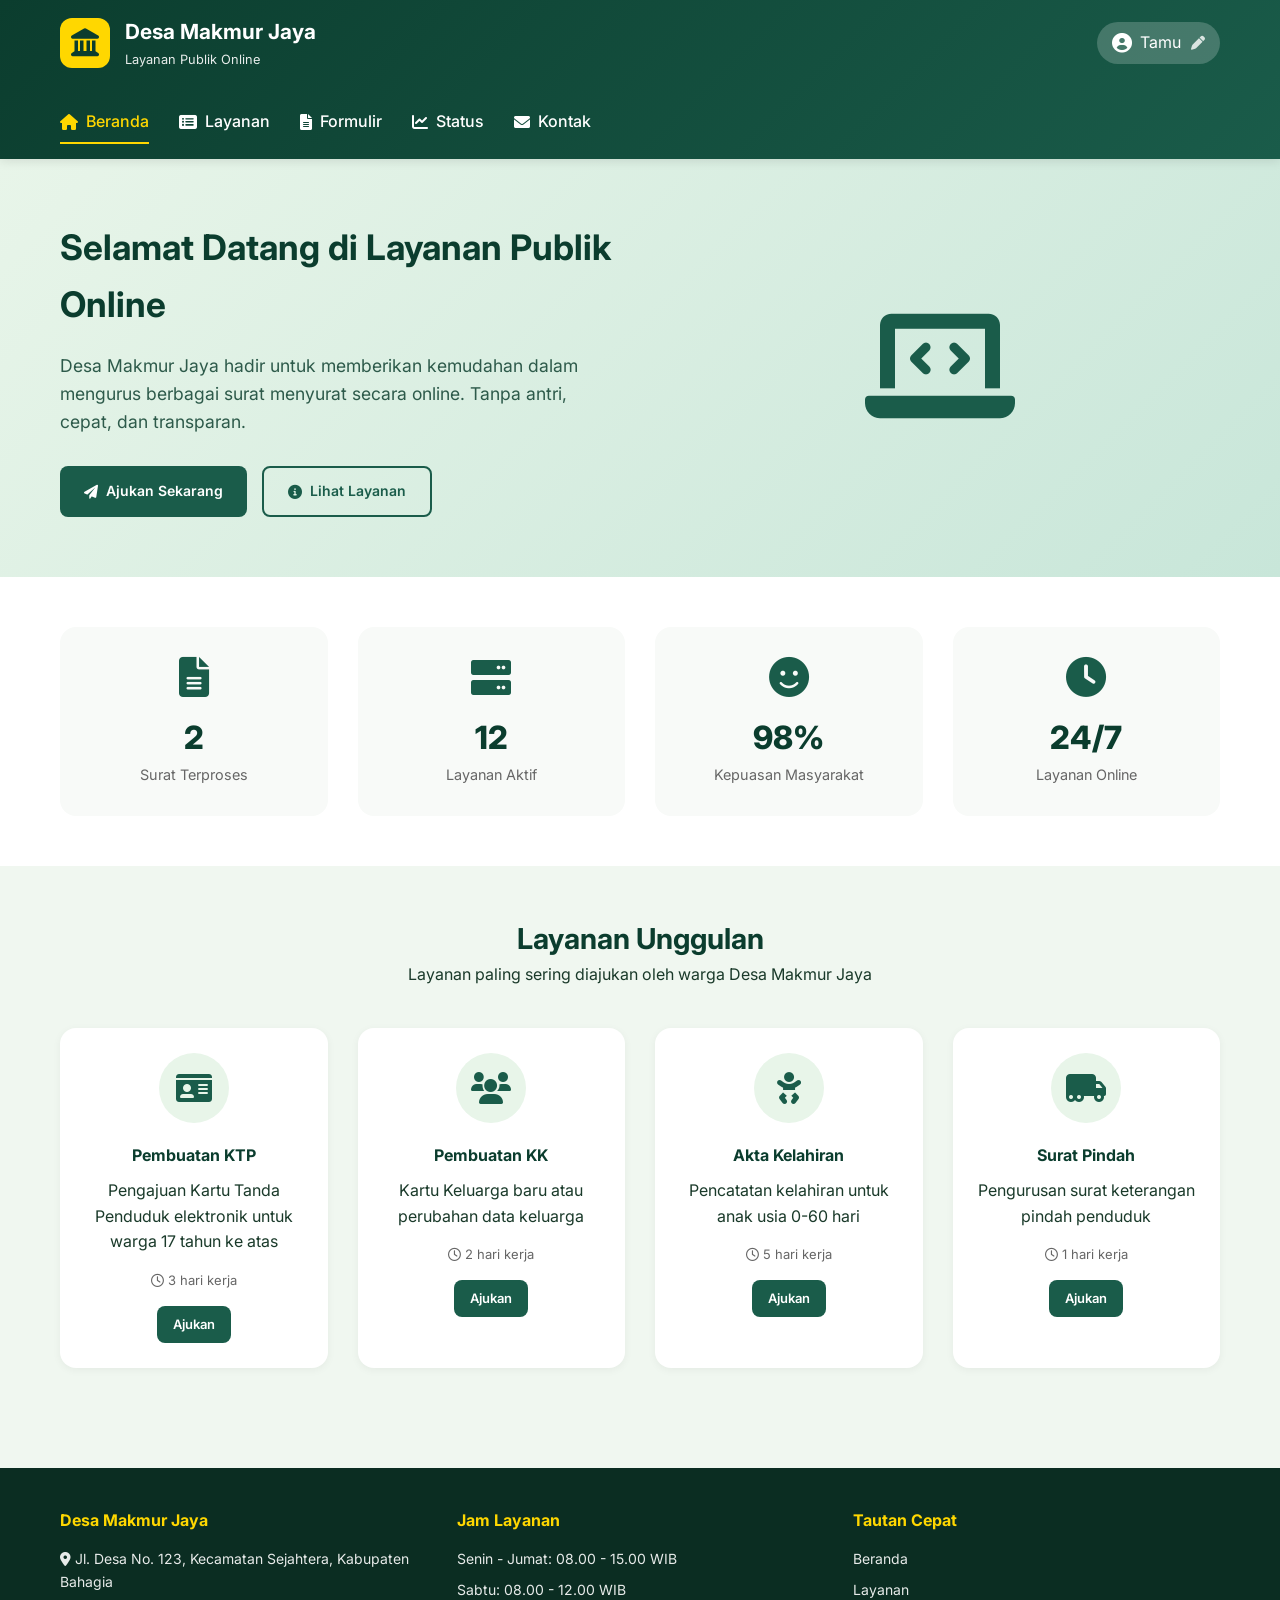
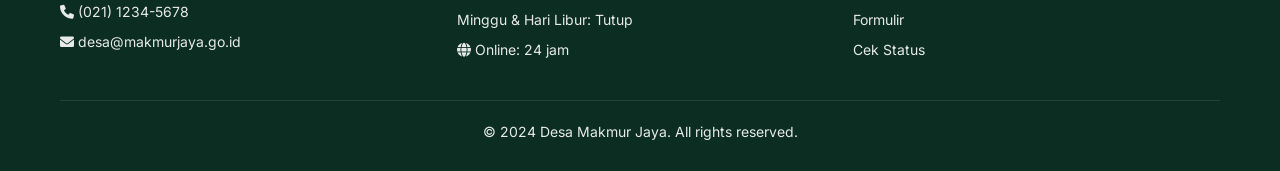
<file: index.html>
<!DOCTYPE html>
<html lang="id">
<head>
    <meta charset="UTF-8">
    <meta name="viewport" content="width=device-width, initial-scale=1.0, user-scalable=yes">
    <title>Desa Makmur Jaya - Layanan Publik Online</title>
    <link rel="stylesheet" href="style.css">
    <link href="https://fonts.googleapis.com/css2?family=Inter:wght@300;400;500;600;700;800&display=swap" rel="stylesheet">
    <link rel="stylesheet" href="https://cdnjs.cloudflare.com/ajax/libs/font-awesome/6.0.0-beta3/css/all.min.css">
</head>
<body>
    <div class="app-container">
        <!-- Header -->
        <header class="header">
            <div class="container">
                <div class="header-wrapper">
                    <div class="logo-area">
                        <div class="logo-icon">
                            <i class="fas fa-landmark"></i>
                        </div>
                        <div class="logo-text">
                            <h1>Desa Makmur Jaya</h1>
                            <p>Layanan Publik Online</p>
                        </div>
                    </div>
                    
                    <!-- User Area -->
                    <div class="user-area" id="userArea">
                        <div class="user-greeting">
                            <i class="fas fa-user-circle"></i>
                            <span id="userNameDisplay">Tamu</span>
                        </div>
                        <button class="btn-user-edit" id="editUserNameBtn">
                            <i class="fas fa-pen"></i>
                        </button>
                    </div>
                    
                    <!-- Mobile Menu Toggle -->
                    <button class="mobile-menu-toggle" id="mobileMenuToggle">
                        <i class="fas fa-bars"></i>
                    </button>
                </div>
                
                <!-- Navigation -->
                <nav class="nav-menu" id="navMenu">
                    <ul>
                        <li><a href="index.html" class="active"><i class="fas fa-home"></i> Beranda</a></li>
                        <li><a href="layanan.html"><i class="fas fa-list-alt"></i> Layanan</a></li>
                        <li><a href="formulir.html"><i class="fas fa-file-alt"></i> Formulir</a></li>
                        <li><a href="status.html"><i class="fas fa-chart-line"></i> Status</a></li>
                        <li><a href="kontak.html"><i class="fas fa-envelope"></i> Kontak</a></li>
                    </ul>
                </nav>
            </div>
        </header>
        
        <main>
            <!-- Hero Section -->
            <section class="hero">
                <div class="container">
                    <div class="hero-content">
                        <h2>Selamat Datang di Layanan Publik Online</h2>
                        <p>Desa Makmur Jaya hadir untuk memberikan kemudahan dalam mengurus berbagai surat menyurat secara online. Tanpa antri, cepat, dan transparan.</p>
                        <div class="hero-buttons">
                            <a href="formulir.html" class="btn btn-primary"><i class="fas fa-paper-plane"></i> Ajukan Sekarang</a>
                            <a href="layanan.html" class="btn btn-outline"><i class="fas fa-info-circle"></i> Lihat Layanan</a>
                        </div>
                    </div>
                    <div class="hero-image">
                        <i class="fas fa-laptop-code"></i>
                    </div>
                </div>
            </section>
            
            <!-- Statistics Section -->
            <section class="statistics">
                <div class="container">
                    <div class="stats-grid" id="statsGrid">
                        <div class="stat-card">
                            <i class="fas fa-file-alt"></i>
                            <div class="stat-number" id="totalPengajuan">0</div>
                            <div class="stat-label">Surat Terproses</div>
                        </div>
                        <div class="stat-card">
                            <i class="fas fa-server"></i>
                            <div class="stat-number">12</div>
                            <div class="stat-label">Layanan Aktif</div>
                        </div>
                        <div class="stat-card">
                            <i class="fas fa-smile"></i>
                            <div class="stat-number">98%</div>
                            <div class="stat-label">Kepuasan Masyarakat</div>
                        </div>
                        <div class="stat-card">
                            <i class="fas fa-clock"></i>
                            <div class="stat-number">24/7</div>
                            <div class="stat-label">Layanan Online</div>
                        </div>
                    </div>
                </div>
            </section>
            
            <!-- Featured Services -->
            <section class="featured-services">
                <div class="container">
                    <div class="section-header">
                        <h3>Layanan Unggulan</h3>
                        <p>Layanan paling sering diajukan oleh warga Desa Makmur Jaya</p>
                    </div>
                    <div class="services-grid">
                        <div class="service-card">
                            <div class="service-icon">
                                <i class="fas fa-id-card"></i>
                            </div>
                            <h4>Pembuatan KTP</h4>
                            <p>Pengajuan Kartu Tanda Penduduk elektronik untuk warga 17 tahun ke atas</p>
                            <div class="service-meta">
                                <span><i class="far fa-clock"></i> 3 hari kerja</span>
                            </div>
                            <a href="formulir.html?jenis=KTP" class="btn btn-sm btn-primary">Ajukan</a>
                        </div>
                        <div class="service-card">
                            <div class="service-icon">
                                <i class="fas fa-users"></i>
                            </div>
                            <h4>Pembuatan KK</h4>
                            <p>Kartu Keluarga baru atau perubahan data keluarga</p>
                            <div class="service-meta">
                                <span><i class="far fa-clock"></i> 2 hari kerja</span>
                            </div>
                            <a href="formulir.html?jenis=KK" class="btn btn-sm btn-primary">Ajukan</a>
                        </div>
                        <div class="service-card">
                            <div class="service-icon">
                                <i class="fas fa-baby"></i>
                            </div>
                            <h4>Akta Kelahiran</h4>
                            <p>Pencatatan kelahiran untuk anak usia 0-60 hari</p>
                            <div class="service-meta">
                                <span><i class="far fa-clock"></i> 5 hari kerja</span>
                            </div>
                            <a href="formulir.html?jenis=Akta Kelahiran" class="btn btn-sm btn-primary">Ajukan</a>
                        </div>
                        <div class="service-card">
                            <div class="service-icon">
                                <i class="fas fa-truck-moving"></i>
                            </div>
                            <h4>Surat Pindah</h4>
                            <p>Pengurusan surat keterangan pindah penduduk</p>
                            <div class="service-meta">
                                <span><i class="far fa-clock"></i> 1 hari kerja</span>
                            </div>
                            <a href="formulir.html?jenis=Surat Pindah" class="btn btn-sm btn-primary">Ajukan</a>
                        </div>
                    </div>
                </div>
            </section>
        </main>
        
        <!-- Footer -->
        <footer class="footer">
            <div class="container">
                <div class="footer-content">
                    <div class="footer-info">
                        <h4>Desa Makmur Jaya</h4>
                        <p><i class="fas fa-map-marker-alt"></i> Jl. Desa No. 123, Kecamatan Sejahtera, Kabupaten Bahagia</p>
                        <p><i class="fas fa-phone"></i> (021) 1234-5678</p>
                        <p><i class="fas fa-envelope"></i> desa@makmurjaya.go.id</p>
                    </div>
                    <div class="footer-hours">
                        <h4>Jam Layanan</h4>
                        <p>Senin - Jumat: 08.00 - 15.00 WIB</p>
                        <p>Sabtu: 08.00 - 12.00 WIB</p>
                        <p>Minggu & Hari Libur: Tutup</p>
                        <p class="online-note"><i class="fas fa-globe"></i> Online: 24 jam</p>
                    </div>
                    <div class="footer-links">
                        <h4>Tautan Cepat</h4>
                        <ul>
                            <li><a href="index.html">Beranda</a></li>
                            <li><a href="layanan.html">Layanan</a></li>
                            <li><a href="formulir.html">Formulir</a></li>
                            <li><a href="status.html">Cek Status</a></li>
                        </ul>
                    </div>
                </div>
                <div class="footer-bottom">
                    <p>&copy; 2024 Desa Makmur Jaya. All rights reserved.</p>
                </div>
            </div>
        </footer>
    </div>
    
    <!-- Modal for User Name Input -->
    <div class="modal" id="userNameModal">
        <div class="modal-content">
            <div class="modal-header">
                <h3>Masukkan Nama Anda</h3>
                <button class="modal-close">&times;</button>
            </div>
            <div class="modal-body">
                <input type="text" id="userNameInput" placeholder="Nama lengkap" maxlength="50">
            </div>
            <div class="modal-footer">
                <button class="btn btn-primary" id="saveUserNameBtn">Simpan</button>
            </div>
        </div>
    </div>
    
    <!-- Toast Notification -->
    <div id="toast" class="toast"></div>
    
    <script src="script.js"></script>
</body>
</html>
</file>
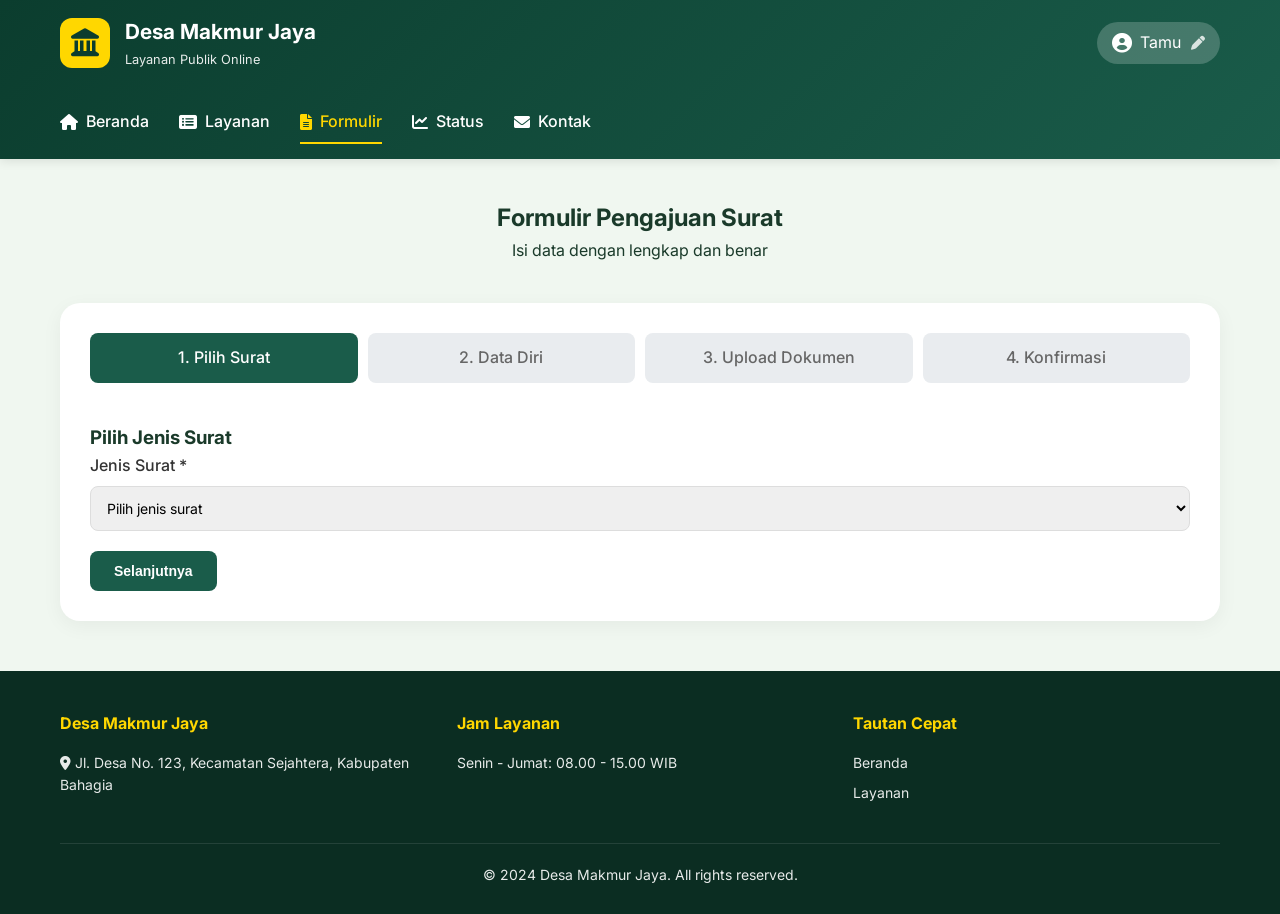
<file: formulir.html>
<!DOCTYPE html>
<html lang="id">
<head>
    <meta charset="UTF-8">
    <meta name="viewport" content="width=device-width, initial-scale=1.0, user-scalable=yes">
    <title>Formulir Pengajuan - Desa Makmur Jaya</title>
    <link rel="stylesheet" href="style.css">
    <link href="https://fonts.googleapis.com/css2?family=Inter:wght@300;400;500;600;700;800&display=swap" rel="stylesheet">
    <link rel="stylesheet" href="https://cdnjs.cloudflare.com/ajax/libs/font-awesome/6.0.0-beta3/css/all.min.css">
</head>
<body>
    <div class="app-container">
        <header class="header">
            <div class="container">
                <div class="header-wrapper">
                    <div class="logo-area">
                        <div class="logo-icon"><i class="fas fa-landmark"></i></div>
                        <div class="logo-text">
                            <h1>Desa Makmur Jaya</h1>
                            <p>Layanan Publik Online</p>
                        </div>
                    </div>
                    <div class="user-area">
                        <div class="user-greeting"><i class="fas fa-user-circle"></i><span id="userNameDisplay">Tamu</span></div>
                        <button class="btn-user-edit" id="editUserNameBtn"><i class="fas fa-pen"></i></button>
                    </div>
                    <button class="mobile-menu-toggle" id="mobileMenuToggle"><i class="fas fa-bars"></i></button>
                </div>
                <nav class="nav-menu" id="navMenu">
                    <ul>
                        <li><a href="index.html"><i class="fas fa-home"></i> Beranda</a></li>
                        <li><a href="layanan.html"><i class="fas fa-list-alt"></i> Layanan</a></li>
                        <li><a href="formulir.html" class="active"><i class="fas fa-file-alt"></i> Formulir</a></li>
                        <li><a href="status.html"><i class="fas fa-chart-line"></i> Status</a></li>
                        <li><a href="kontak.html"><i class="fas fa-envelope"></i> Kontak</a></li>
                    </ul>
                </nav>
            </div>
        </header>
        
        <main>
            <div class="container">
                <div class="page-header">
                    <h2>Formulir Pengajuan Surat</h2>
                    <p>Isi data dengan lengkap dan benar</p>
                </div>
                
                <!-- Multi-step Form -->
                <div class="form-container">
                    <div class="step-indicator">
                        <div class="step active" data-step="1">1. Pilih Surat</div>
                        <div class="step" data-step="2">2. Data Diri</div>
                        <div class="step" data-step="3">3. Upload Dokumen</div>
                        <div class="step" data-step="4">4. Konfirmasi</div>
                    </div>
                    
                    <form id="pengajuanForm">
                        <!-- Step 1 -->
                        <div class="form-step" id="step1">
                            <h3>Pilih Jenis Surat</h3>
                            <div class="form-group">
                                <label>Jenis Surat *</label>
                                <select id="jenisSurat" required>
                                    <option value="">Pilih jenis surat</option>
                                    <option value="KTP">KTP (Kartu Tanda Penduduk)</option>
                                    <option value="KK">KK (Kartu Keluarga)</option>
                                    <option value="Akta Kelahiran">Akta Kelahiran</option>
                                    <option value="Surat Kematian">Surat Kematian</option>
                                    <option value="Surat Pindah">Surat Pindah</option>
                                    <option value="Surat Domisili">Surat Domisili</option>
                                    <option value="Surat Keterangan Tidak Mampu">Surat Keterangan Tidak Mampu</option>
                                    <option value="Surat Pengantar RT/RW">Surat Pengantar RT/RW</option>
                                </select>
                                <span class="error-message" id="errorJenisSurat"></span>
                            </div>
                            <button type="button" class="btn btn-primary next-step">Selanjutnya</button>
                        </div>
                        
                        <!-- Step 2 -->
                        <div class="form-step" id="step2" style="display:none;">
                            <h3>Data Diri Pemohon</h3>
                            <div class="form-row">
                                <div class="form-group">
                                    <label>NIK (16 digit) *</label>
                                    <input type="text" id="nik" maxlength="16" placeholder="3273000000000000">
                                    <span class="error-message" id="errorNik"></span>
                                </div>
                                <div class="form-group">
                                    <label>Nama Lengkap *</label>
                                    <input type="text" id="namaLengkap" placeholder="Nama sesuai KTP">
                                    <span class="error-message" id="errorNama"></span>
                                </div>
                            </div>
                            <div class="form-row">
                                <div class="form-group">
                                    <label>Tempat Lahir *</label>
                                    <input type="text" id="tempatLahir" placeholder="Contoh: Jakarta">
                                    <span class="error-message" id="errorTempatLahir"></span>
                                </div>
                                <div class="form-group">
                                    <label>Tanggal Lahir *</label>
                                    <input type="date" id="tanggalLahir">
                                    <span class="error-message" id="errorTanggalLahir"></span>
                                </div>
                            </div>
                            <div class="form-row">
                                <div class="form-group">
                                    <label>Jenis Kelamin *</label>
                                    <select id="jenisKelamin">
                                        <option value="">Pilih</option>
                                        <option value="Laki-laki">Laki-laki</option>
                                        <option value="Perempuan">Perempuan</option>
                                    </select>
                                    <span class="error-message" id="errorJenisKelamin"></span>
                                </div>
                                <div class="form-group">
                                    <label>RT/RW *</label>
                                    <input type="text" id="rtRw" placeholder="Contoh: 001/002">
                                    <span class="error-message" id="errorRtRw"></span>
                                </div>
                            </div>
                            <div class="form-group">
                                <label>Alamat Lengkap *</label>
                                <textarea id="alamat" rows="2" placeholder="Alamat lengkap sesuai KTP"></textarea>
                                <span class="error-message" id="errorAlamat"></span>
                            </div>
                            <div class="form-row">
                                <div class="form-group">
                                    <label>Nomor HP *</label>
                                    <input type="tel" id="noHp" placeholder="081234567890">
                                    <span class="error-message" id="ErrorNoHp"></span>
                                </div>
                                <div class="form-group">
                                    <label>Email (Opsional)</label>
                                    <input type="email" id="email" placeholder="email@contoh.com">
                                </div>
                            </div>
                            <div class="form-buttons">
                                <button type="button" class="btn btn-outline prev-step">Kembali</button>
                                <button type="button" class="btn btn-primary next-step">Selanjutnya</button>
                            </div>
                        </div>
                        
                        <!-- Step 3 -->
                        <div class="form-step" id="step3" style="display:none;">
                            <h3>Upload Dokumen Pendukung</h3>
                            <div class="upload-area" id="uploadArea">
                                <i class="fas fa-cloud-upload-alt"></i>
                                <p>Klik atau seret file ke sini</p>
                                <input type="file" id="fileUpload" accept=".jpg,.jpeg,.png,.pdf" style="display:none;">
                                <button type="button" class="btn btn-outline btn-sm" id="uploadBtn">Pilih File</button>
                            </div>
                            <div id="uploadedFiles"></div>
                            <div class="form-buttons">
                                <button type="button" class="btn btn-outline prev-step">Kembali</button>
                                <button type="button" class="btn btn-primary next-step">Selanjutnya</button>
                            </div>
                        </div>
                        
                        <!-- Step 4 -->
                        <div class="form-step" id="step4" style="display:none;">
                            <h3>Konfirmasi Data</h3>
                            <div class="summary-card" id="summaryData"></div>
                            <div class="form-buttons">
                                <button type="button" class="btn btn-outline prev-step">Kembali</button>
                                <button type="submit" class="btn btn-primary" id="submitBtn">Kirim Pengajuan</button>
                                <button type="button" class="btn btn-secondary" id="saveDraftBtn">Simpan Sementara</button>
                            </div>
                        </div>
                    </form>
                </div>
            </div>
        </main>
        
        <footer class="footer">
            <div class="container">
                <div class="footer-content">
                    <div class="footer-info">
                        <h4>Desa Makmur Jaya</h4>
                        <p><i class="fas fa-map-marker-alt"></i> Jl. Desa No. 123, Kecamatan Sejahtera, Kabupaten Bahagia</p>
                    </div>
                    <div class="footer-hours">
                        <h4>Jam Layanan</h4>
                        <p>Senin - Jumat: 08.00 - 15.00 WIB</p>
                    </div>
                    <div class="footer-links">
                        <h4>Tautan Cepat</h4>
                        <ul><li><a href="index.html">Beranda</a></li><li><a href="layanan.html">Layanan</a></li></ul>
                    </div>
                </div>
                <div class="footer-bottom"><p>&copy; 2024 Desa Makmur Jaya. All rights reserved.</p></div>
            </div>
        </footer>
    </div>
    
    <!-- Loading Spinner -->
    <div class="loading-overlay" id="loadingOverlay" style="display:none;">
        <div class="spinner"></div>
        <p>Memproses...</p>
    </div>
    
    <div class="modal" id="userNameModal">
        <div class="modal-content">
            <div class="modal-header"><h3>Masukkan Nama Anda</h3><button class="modal-close">&times;</button></div>
            <div class="modal-body"><input type="text" id="userNameInput" placeholder="Nama lengkap"></div>
            <div class="modal-footer"><button class="btn btn-primary" id="saveUserNameBtn">Simpan</button></div>
        </div>
    </div>
    <div id="toast" class="toast"></div>
    <script src="script.js"></script>
</body>
</html>
</file>
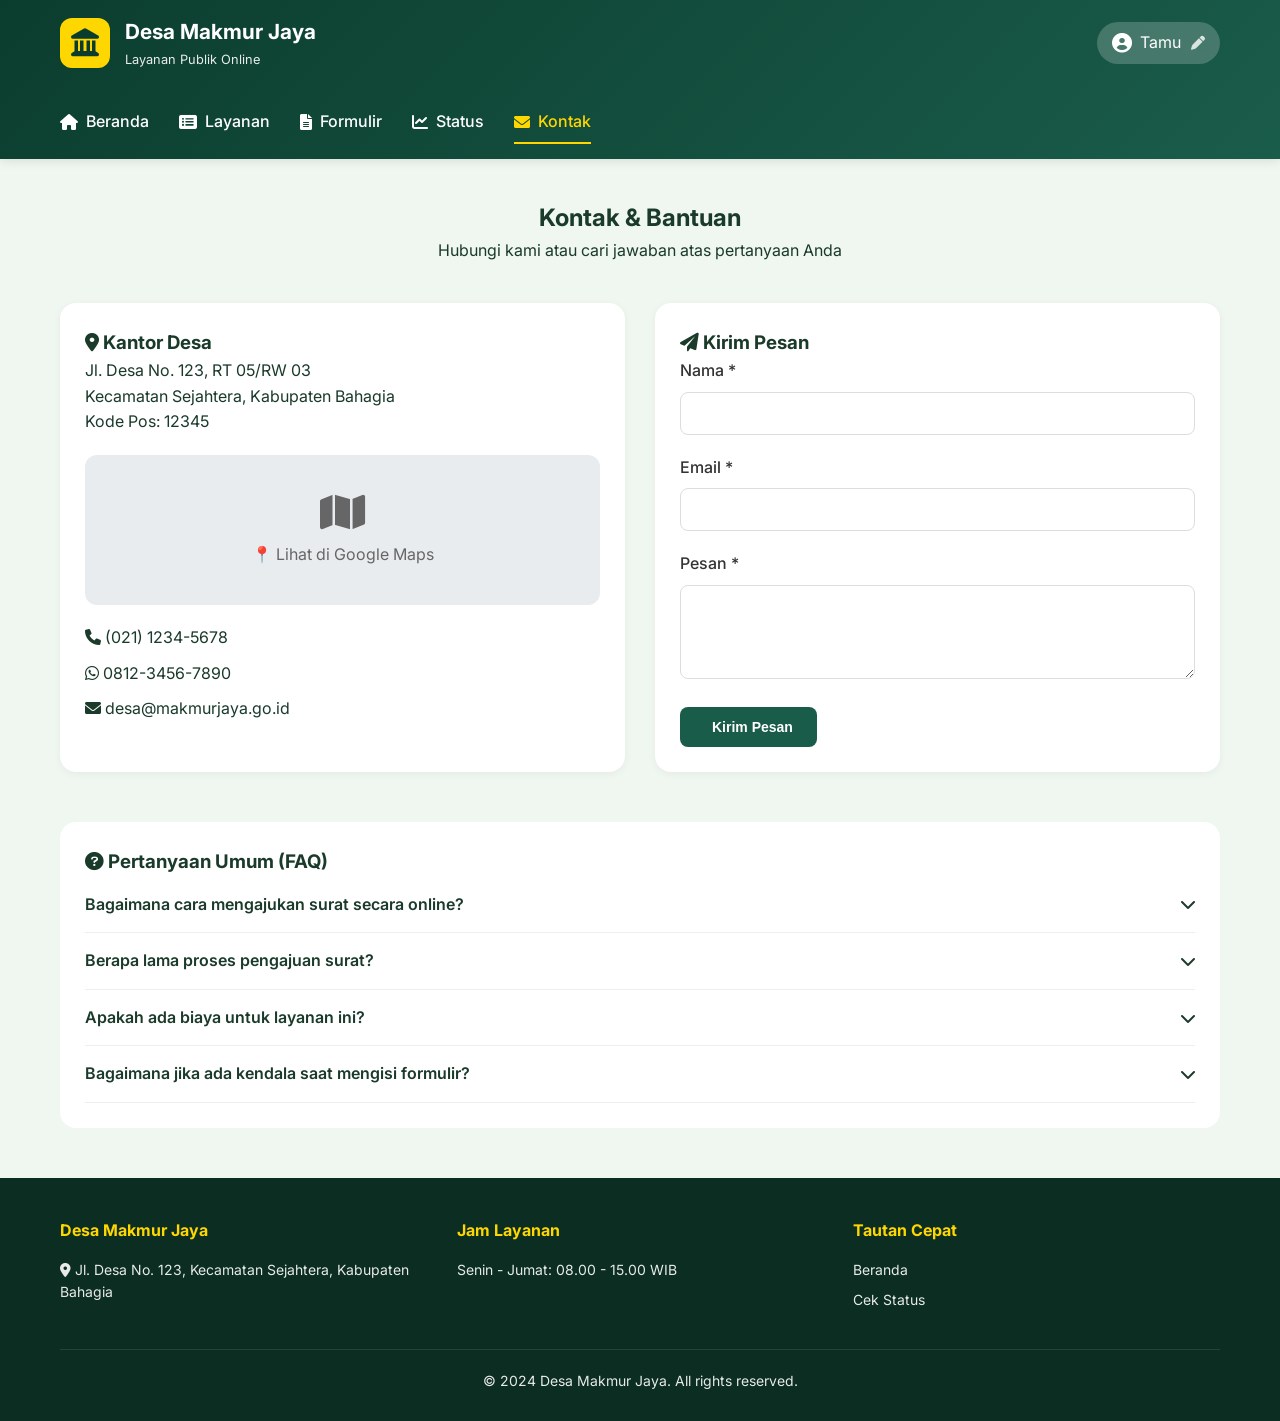
<file: kontak.html>
<!DOCTYPE html>
<html lang="id">
<head>
    <meta charset="UTF-8">
    <meta name="viewport" content="width=device-width, initial-scale=1.0, user-scalable=yes">
    <title>Kontak & Bantuan - Desa Makmur Jaya</title>
    <link rel="stylesheet" href="style.css">
    <link href="https://fonts.googleapis.com/css2?family=Inter:wght@300;400;500;600;700;800&display=swap" rel="stylesheet">
    <link rel="stylesheet" href="https://cdnjs.cloudflare.com/ajax/libs/font-awesome/6.0.0-beta3/css/all.min.css">
</head>
<body>
    <div class="app-container">
        <header class="header">
            <div class="container">
                <div class="header-wrapper">
                    <div class="logo-area">
                        <div class="logo-icon"><i class="fas fa-landmark"></i></div>
                        <div class="logo-text">
                            <h1>Desa Makmur Jaya</h1>
                            <p>Layanan Publik Online</p>
                        </div>
                    </div>
                    <div class="user-area">
                        <div class="user-greeting"><i class="fas fa-user-circle"></i><span id="userNameDisplay">Tamu</span></div>
                        <button class="btn-user-edit" id="editUserNameBtn"><i class="fas fa-pen"></i></button>
                    </div>
                    <button class="mobile-menu-toggle" id="mobileMenuToggle"><i class="fas fa-bars"></i></button>
                </div>
                <nav class="nav-menu" id="navMenu">
                    <ul>
                        <li><a href="index.html"><i class="fas fa-home"></i> Beranda</a></li>
                        <li><a href="layanan.html"><i class="fas fa-list-alt"></i> Layanan</a></li>
                        <li><a href="formulir.html"><i class="fas fa-file-alt"></i> Formulir</a></li>
                        <li><a href="status.html"><i class="fas fa-chart-line"></i> Status</a></li>
                        <li><a href="kontak.html" class="active"><i class="fas fa-envelope"></i> Kontak</a></li>
                    </ul>
                </nav>
            </div>
        </header>
        
        <main>
            <div class="container">
                <div class="page-header">
                    <h2>Kontak & Bantuan</h2>
                    <p>Hubungi kami atau cari jawaban atas pertanyaan Anda</p>
                </div>
                
                <div class="contact-grid">
                    <!-- Contact Info -->
                    <div class="contact-info-card">
                        <h3><i class="fas fa-map-marker-alt"></i> Kantor Desa</h3>
                        <p>Jl. Desa No. 123, RT 05/RW 03<br>Kecamatan Sejahtera, Kabupaten Bahagia<br>Kode Pos: 12345</p>
                        
                        <div class="map-placeholder">
                            <i class="fas fa-map"></i>
                            <p>📍 Lihat di Google Maps</p>
                        </div>
                        
                        <div class="contact-details">
                            <p><i class="fas fa-phone"></i> (021) 1234-5678</p>
                            <p><i class="fab fa-whatsapp"></i> 0812-3456-7890</p>
                            <p><i class="fas fa-envelope"></i> desa@makmurjaya.go.id</p>
                        </div>
                    </div>
                    
                    <!-- Contact Form -->
                    <div class="contact-form-card">
                        <h3><i class="fas fa-paper-plane"></i> Kirim Pesan</h3>
                        <form id="contactForm">
                            <div class="form-group">
                                <label>Nama *</label>
                                <input type="text" id="contactName" required>
                            </div>
                            <div class="form-group">
                                <label>Email *</label>
                                <input type="email" id="contactEmail" required>
                            </div>
                            <div class="form-group">
                                <label>Pesan *</label>
                                <textarea id="contactMessage" rows="4" required></textarea>
                            </div>
                            <button type="submit" class="btn btn-primary"><i class="fas fa-send"></i> Kirim Pesan</button>
                        </form>
                    </div>
                </div>
                
                <!-- FAQ Section -->
                <div class="faq-section">
                    <h3><i class="fas fa-question-circle"></i> Pertanyaan Umum (FAQ)</h3>
                    <div class="faq-list">
                        <div class="faq-item">
                            <div class="faq-question">
                                <span>Bagaimana cara mengajukan surat secara online?</span>
                                <i class="fas fa-chevron-down"></i>
                            </div>
                            <div class="faq-answer">
                                <p>Klik menu "Formulir", pilih jenis surat, isi data diri lengkap, upload dokumen pendukung, lalu kirim. Anda akan mendapatkan nomor pengajuan untuk cek status.</p>
                            </div>
                        </div>
                        <div class="faq-item">
                            <div class="faq-question">
                                <span>Berapa lama proses pengajuan surat?</span>
                                <i class="fas fa-chevron-down"></i>
                            </div>
                            <div class="faq-answer">
                                <p>Rata-rata 1-5 hari kerja tergantung jenis surat. Cek status secara berkala melalui menu "Status".</p>
                            </div>
                        </div>
                        <div class="faq-item">
                            <div class="faq-question">
                                <span>Apakah ada biaya untuk layanan ini?</span>
                                <i class="fas fa-chevron-down"></i>
                            </div>
                            <div class="faq-answer">
                                <p>Semua layanan publik di Desa Makmur Jaya GRATIS. Tidak dipungut biaya apapun.</p>
                            </div>
                        </div>
                        <div class="faq-item">
                            <div class="faq-question">
                                <span>Bagaimana jika ada kendala saat mengisi formulir?</span>
                                <i class="fas fa-chevron-down"></i>
                            </div>
                            <div class="faq-answer">
                                <p>Silakan hubungi nomor WhatsApp atau email desa, atau datang langsung ke kantor desa pada jam kerja.</p>
                            </div>
                        </div>
                    </div>
                </div>
            </div>
        </main>
        
        <footer class="footer">
            <div class="container">
                <div class="footer-content">
                    <div class="footer-info">
                        <h4>Desa Makmur Jaya</h4>
                        <p><i class="fas fa-map-marker-alt"></i> Jl. Desa No. 123, Kecamatan Sejahtera, Kabupaten Bahagia</p>
                    </div>
                    <div class="footer-hours">
                        <h4>Jam Layanan</h4>
                        <p>Senin - Jumat: 08.00 - 15.00 WIB</p>
                    </div>
                    <div class="footer-links">
                        <h4>Tautan Cepat</h4>
                        <ul><li><a href="index.html">Beranda</a></li><li><a href="status.html">Cek Status</a></li></ul>
                    </div>
                </div>
                <div class="footer-bottom"><p>&copy; 2024 Desa Makmur Jaya. All rights reserved.</p></div>
            </div>
        </footer>
    </div>
    
    <div class="modal" id="userNameModal">
        <div class="modal-content">
            <div class="modal-header"><h3>Masukkan Nama Anda</h3><button class="modal-close">&times;</button></div>
            <div class="modal-body"><input type="text" id="userNameInput" placeholder="Nama lengkap"></div>
            <div class="modal-footer"><button class="btn btn-primary" id="saveUserNameBtn">Simpan</button></div>
        </div>
    </div>
    <div id="toast" class="toast"></div>
    <script src="script.js"></script>
</body>
</html>
</file>
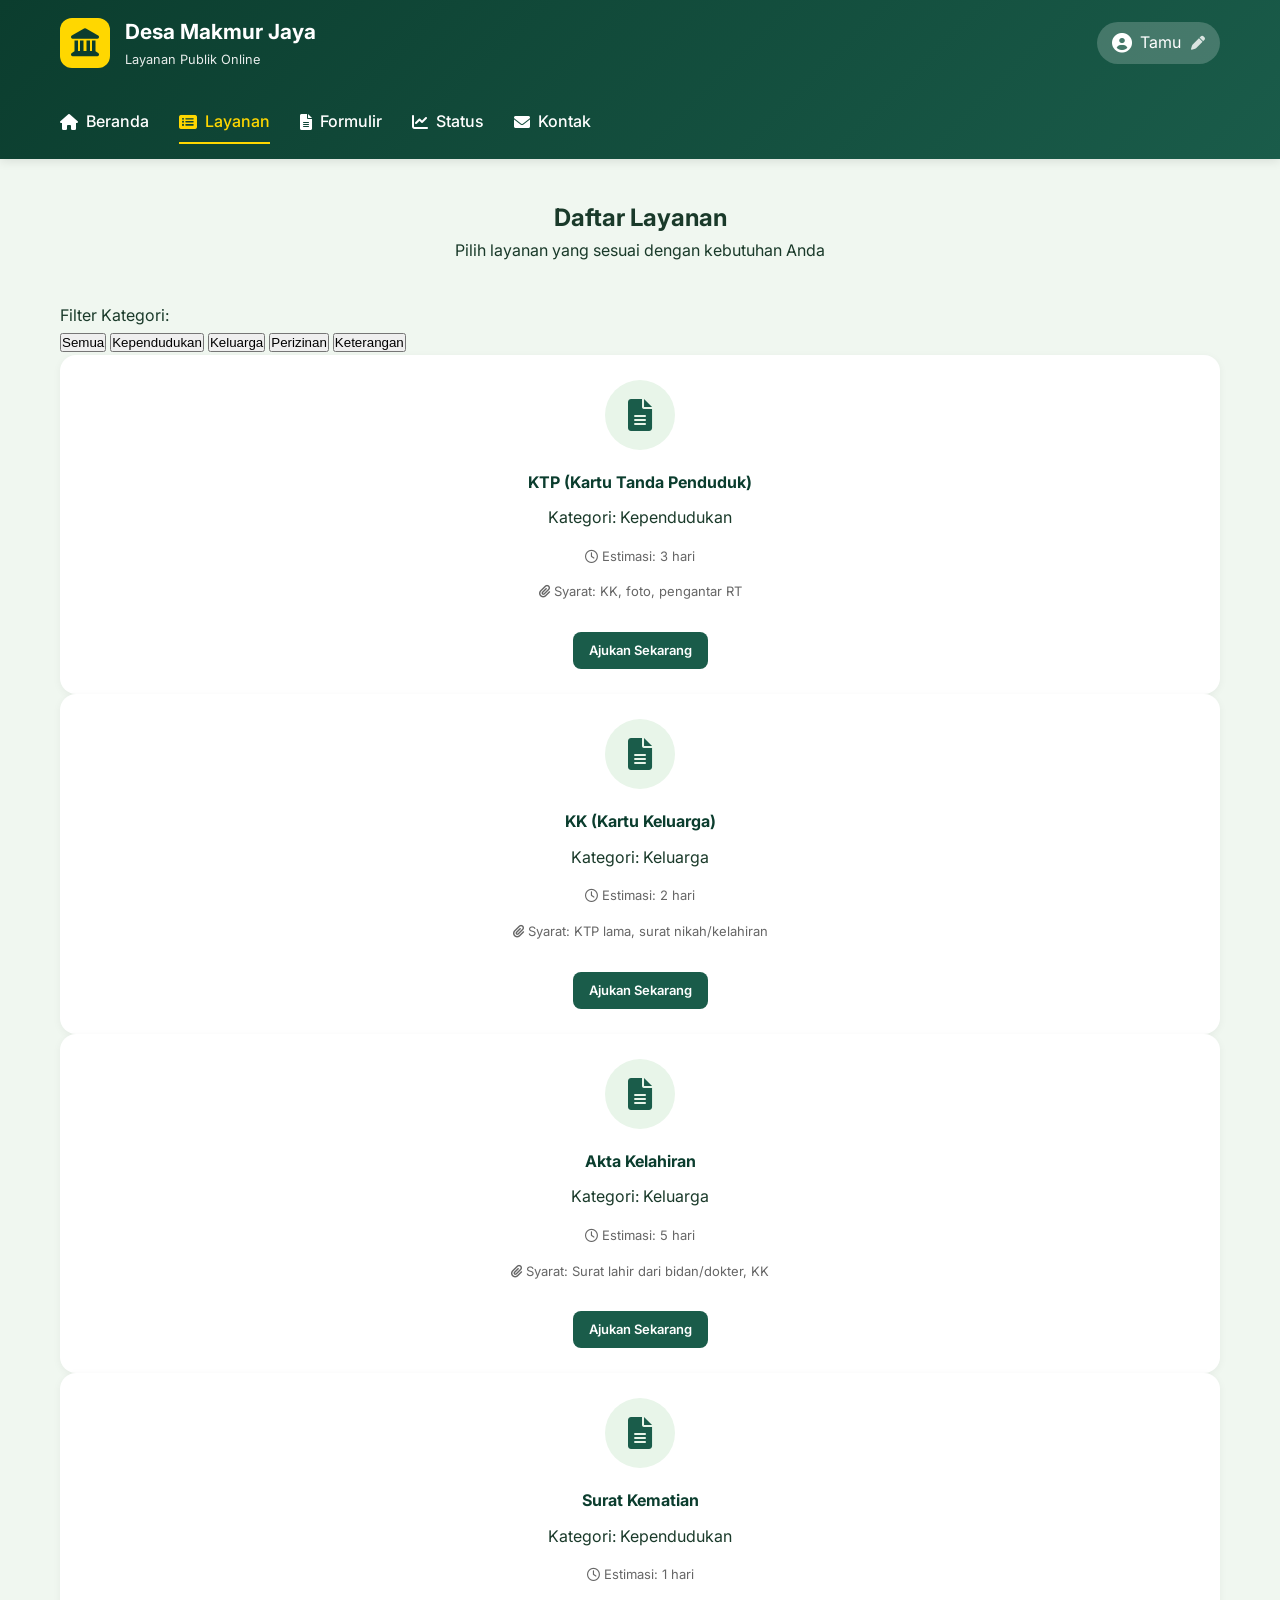
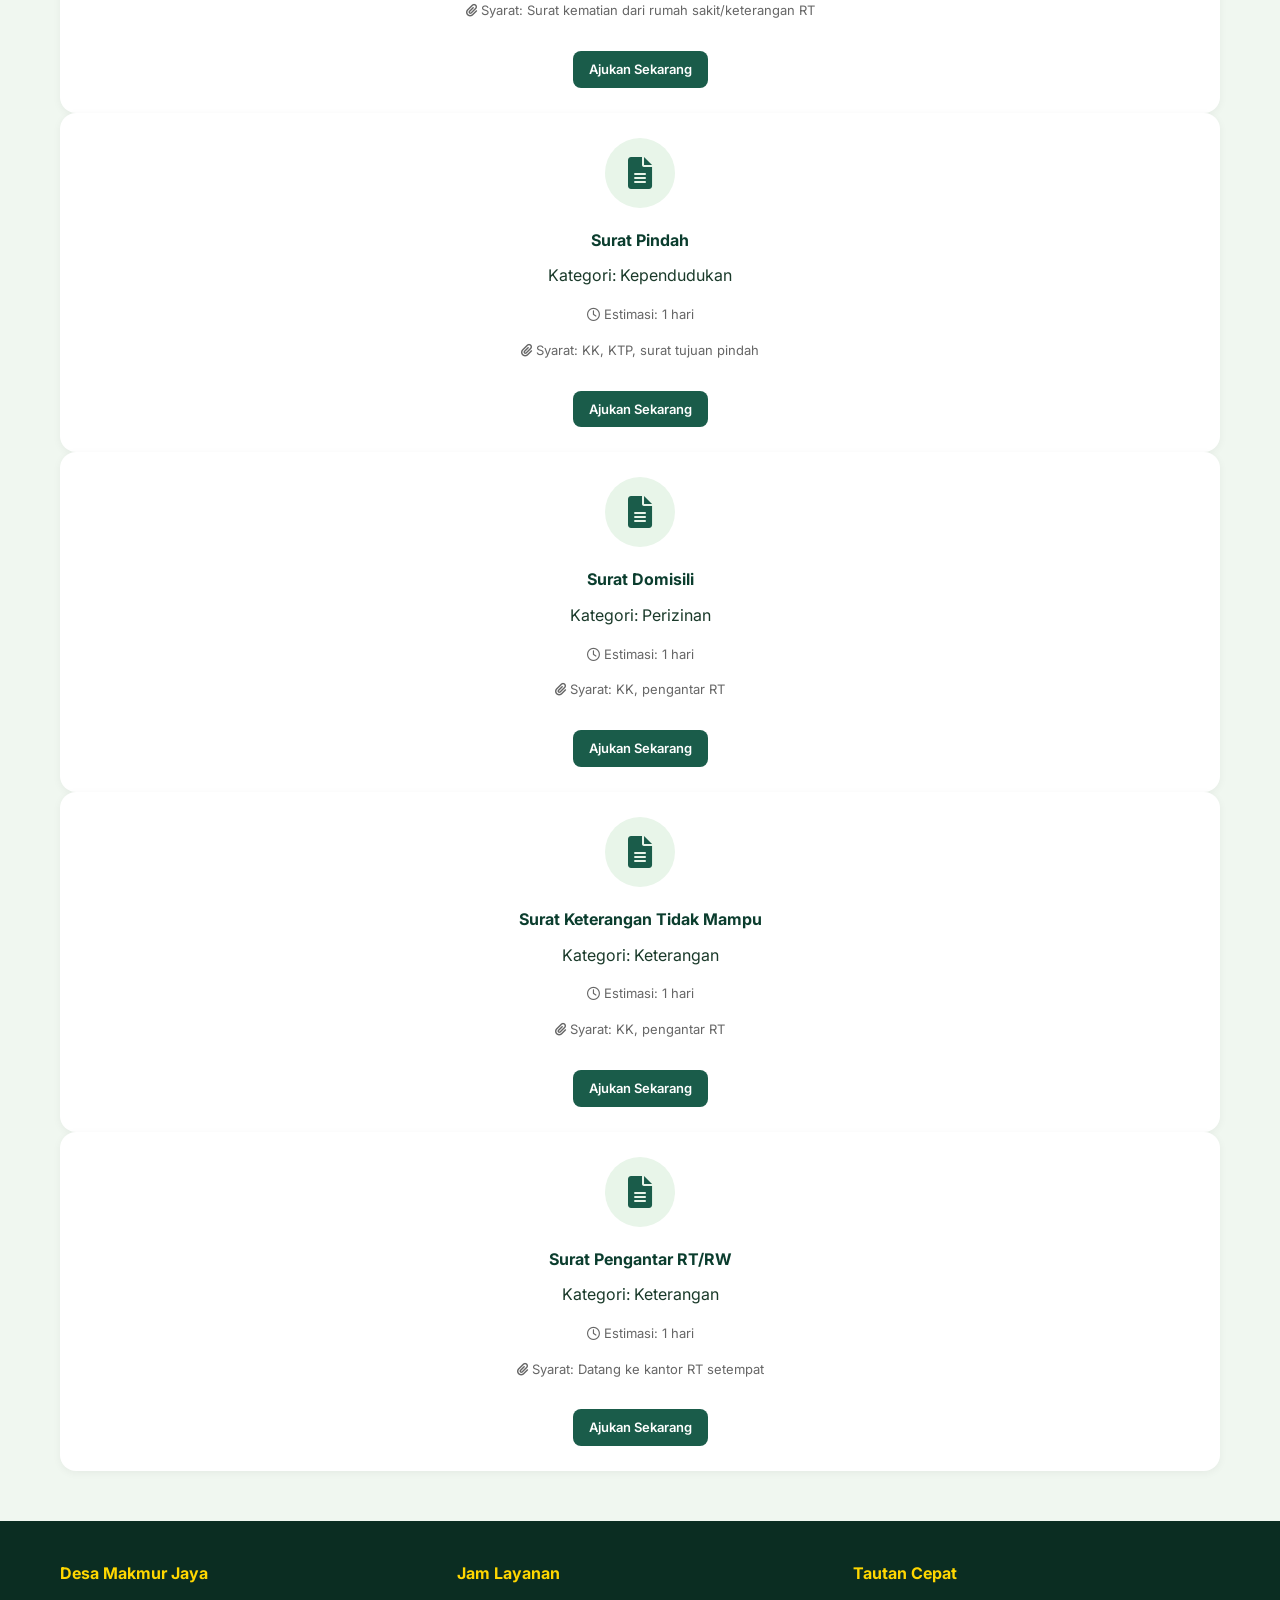
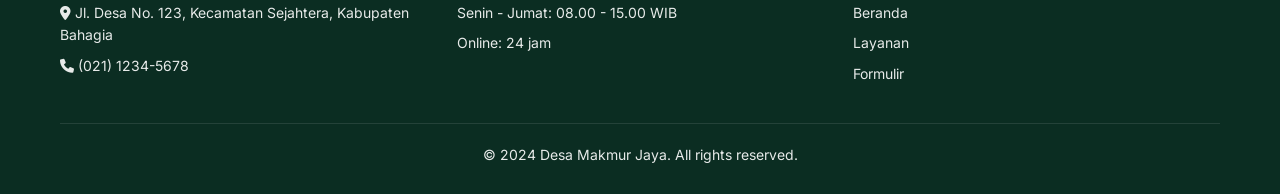
<file: layanan.html>
<!DOCTYPE html>
<html lang="id">
<head>
    <meta charset="UTF-8">
    <meta name="viewport" content="width=device-width, initial-scale=1.0, user-scalable=yes">
    <title>Layanan - Desa Makmur Jaya</title>
    <link rel="stylesheet" href="style.css">
    <link href="https://fonts.googleapis.com/css2?family=Inter:wght@300;400;500;600;700;800&display=swap" rel="stylesheet">
    <link rel="stylesheet" href="https://cdnjs.cloudflare.com/ajax/libs/font-awesome/6.0.0-beta3/css/all.min.css">
</head>
<body>
    <div class="app-container">
        <header class="header">
            <div class="container">
                <div class="header-wrapper">
                    <div class="logo-area">
                        <div class="logo-icon"><i class="fas fa-landmark"></i></div>
                        <div class="logo-text">
                            <h1>Desa Makmur Jaya</h1>
                            <p>Layanan Publik Online</p>
                        </div>
                    </div>
                    <div class="user-area">
                        <div class="user-greeting"><i class="fas fa-user-circle"></i><span id="userNameDisplay">Tamu</span></div>
                        <button class="btn-user-edit" id="editUserNameBtn"><i class="fas fa-pen"></i></button>
                    </div>
                    <button class="mobile-menu-toggle" id="mobileMenuToggle"><i class="fas fa-bars"></i></button>
                </div>
                <nav class="nav-menu" id="navMenu">
                    <ul>
                        <li><a href="index.html"><i class="fas fa-home"></i> Beranda</a></li>
                        <li><a href="layanan.html" class="active"><i class="fas fa-list-alt"></i> Layanan</a></li>
                        <li><a href="formulir.html"><i class="fas fa-file-alt"></i> Formulir</a></li>
                        <li><a href="status.html"><i class="fas fa-chart-line"></i> Status</a></li>
                        <li><a href="kontak.html"><i class="fas fa-envelope"></i> Kontak</a></li>
                    </ul>
                </nav>
            </div>
        </header>
        
        <main>
            <div class="container">
                <div class="page-header">
                    <h2>Daftar Layanan</h2>
                    <p>Pilih layanan yang sesuai dengan kebutuhan Anda</p>
                </div>
                
                <!-- Filter Kategori -->
                <div class="filter-section">
                    <label>Filter Kategori:</label>
                    <div class="filter-buttons">
                        <button class="filter-btn active" data-category="all">Semua</button>
                        <button class="filter-btn" data-category="Kependudukan">Kependudukan</button>
                        <button class="filter-btn" data-category="Keluarga">Keluarga</button>
                        <button class="filter-btn" data-category="Perizinan">Perizinan</button>
                        <button class="filter-btn" data-category="Keterangan">Keterangan</button>
                    </div>
                </div>
                
                <!-- Services List -->
                <div class="services-list" id="servicesList"></div>
            </div>
        </main>
        
        <footer class="footer">
            <div class="container">
                <div class="footer-content">
                    <div class="footer-info">
                        <h4>Desa Makmur Jaya</h4>
                        <p><i class="fas fa-map-marker-alt"></i> Jl. Desa No. 123, Kecamatan Sejahtera, Kabupaten Bahagia</p>
                        <p><i class="fas fa-phone"></i> (021) 1234-5678</p>
                    </div>
                    <div class="footer-hours">
                        <h4>Jam Layanan</h4>
                        <p>Senin - Jumat: 08.00 - 15.00 WIB</p>
                        <p>Online: 24 jam</p>
                    </div>
                    <div class="footer-links">
                        <h4>Tautan Cepat</h4>
                        <ul>
                            <li><a href="index.html">Beranda</a></li>
                            <li><a href="layanan.html">Layanan</a></li>
                            <li><a href="formulir.html">Formulir</a></li>
                        </ul>
                    </div>
                </div>
                <div class="footer-bottom"><p>&copy; 2024 Desa Makmur Jaya. All rights reserved.</p></div>
            </div>
        </footer>
    </div>
    
    <div class="modal" id="userNameModal">
        <div class="modal-content">
            <div class="modal-header"><h3>Masukkan Nama Anda</h3><button class="modal-close">&times;</button></div>
            <div class="modal-body"><input type="text" id="userNameInput" placeholder="Nama lengkap"></div>
            <div class="modal-footer"><button class="btn btn-primary" id="saveUserNameBtn">Simpan</button></div>
        </div>
    </div>
    <div id="toast" class="toast"></div>
    <script src="script.js"></script>
</body>
</html>
</file>
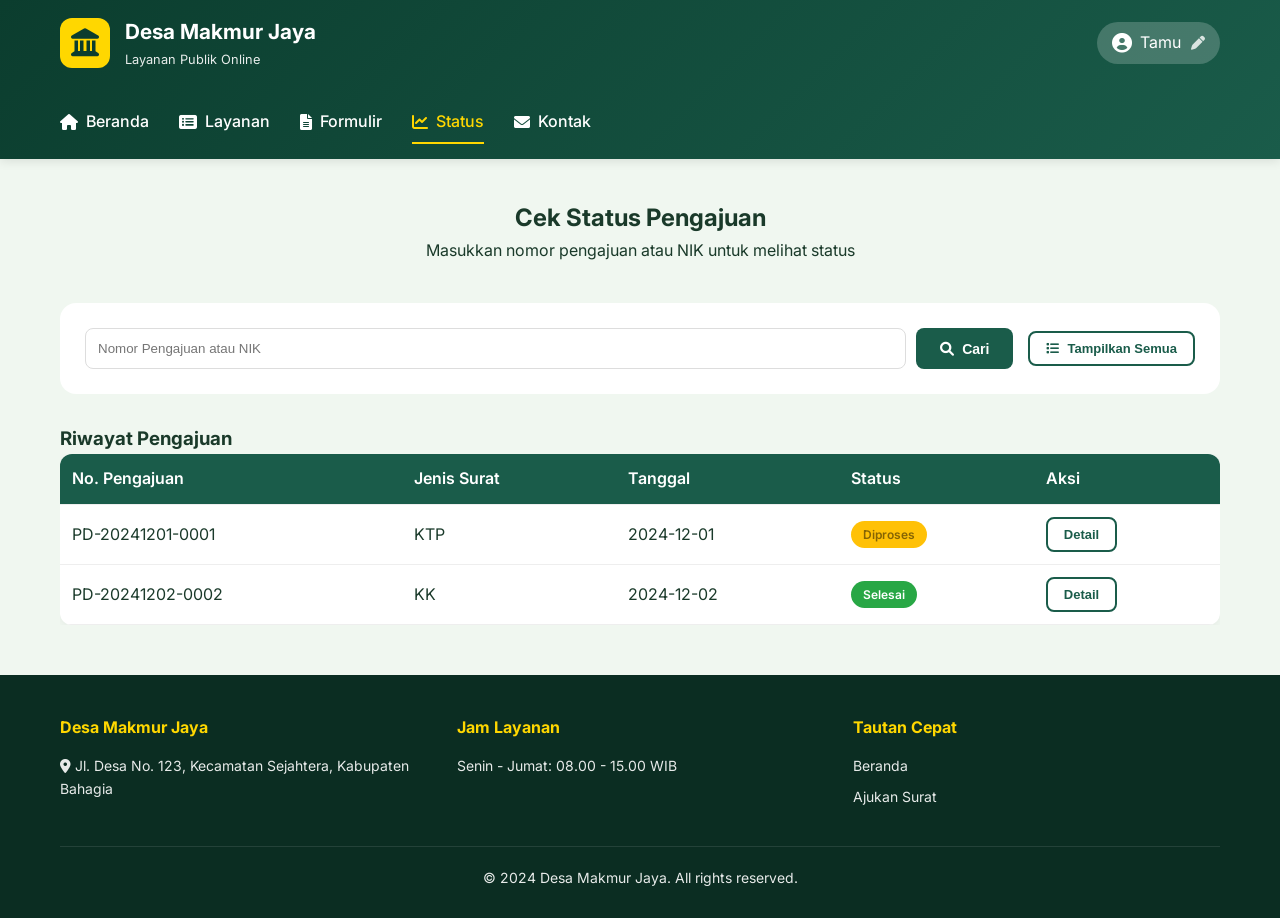
<file: status.html>
<!DOCTYPE html>
<html lang="id">
<head>
    <meta charset="UTF-8">
    <meta name="viewport" content="width=device-width, initial-scale=1.0, user-scalable=yes">
    <title>Status Pengajuan - Desa Makmur Jaya</title>
    <link rel="stylesheet" href="style.css">
    <link href="https://fonts.googleapis.com/css2?family=Inter:wght@300;400;500;600;700;800&display=swap" rel="stylesheet">
    <link rel="stylesheet" href="https://cdnjs.cloudflare.com/ajax/libs/font-awesome/6.0.0-beta3/css/all.min.css">
</head>
<body>
    <div class="app-container">
        <header class="header">
            <div class="container">
                <div class="header-wrapper">
                    <div class="logo-area">
                        <div class="logo-icon"><i class="fas fa-landmark"></i></div>
                        <div class="logo-text">
                            <h1>Desa Makmur Jaya</h1>
                            <p>Layanan Publik Online</p>
                        </div>
                    </div>
                    <div class="user-area">
                        <div class="user-greeting"><i class="fas fa-user-circle"></i><span id="userNameDisplay">Tamu</span></div>
                        <button class="btn-user-edit" id="editUserNameBtn"><i class="fas fa-pen"></i></button>
                    </div>
                    <button class="mobile-menu-toggle" id="mobileMenuToggle"><i class="fas fa-bars"></i></button>
                </div>
                <nav class="nav-menu" id="navMenu">
                    <ul>
                        <li><a href="index.html"><i class="fas fa-home"></i> Beranda</a></li>
                        <li><a href="layanan.html"><i class="fas fa-list-alt"></i> Layanan</a></li>
                        <li><a href="formulir.html"><i class="fas fa-file-alt"></i> Formulir</a></li>
                        <li><a href="status.html" class="active"><i class="fas fa-chart-line"></i> Status</a></li>
                        <li><a href="kontak.html"><i class="fas fa-envelope"></i> Kontak</a></li>
                    </ul>
                </nav>
            </div>
        </header>
        
        <main>
            <div class="container">
                <div class="page-header">
                    <h2>Cek Status Pengajuan</h2>
                    <p>Masukkan nomor pengajuan atau NIK untuk melihat status</p>
                </div>
                
                <!-- Search Form -->
                <div class="search-card">
                    <div class="search-form">
                        <input type="text" id="searchInput" placeholder="Nomor Pengajuan atau NIK">
                        <button id="searchBtn" class="btn btn-primary"><i class="fas fa-search"></i> Cari</button>
                    </div>
                    <button id="showAllBtn" class="btn btn-outline btn-sm"><i class="fas fa-list"></i> Tampilkan Semua</button>
                </div>
                
                <!-- History Table -->
                <div class="history-section">
                    <h3>Riwayat Pengajuan</h3>
                    <div class="table-responsive">
                        <table class="history-table" id="historyTable">
                            <thead>
                                <tr>
                                    <th>No. Pengajuan</th>
                                    <th>Jenis Surat</th>
                                    <th>Tanggal</th>
                                    <th>Status</th>
                                    <th>Aksi</th>
                                </tr>
                            </thead>
                            <tbody id="historyTableBody">
                                <tr><td colspan="5" class="text-center">Belum ada data pengajuan</td></tr>
                            </tbody>
                        </table>
                    </div>
                </div>
            </div>
        </main>
        
        <!-- Detail Modal -->
        <div class="modal" id="detailModal">
            <div class="modal-content modal-lg">
                <div class="modal-header">
                    <h3>Detail Pengajuan</h3>
                    <button class="modal-close">&times;</button>
                </div>
                <div class="modal-body" id="detailModalBody"></div>
            </div>
        </div>
        
        <footer class="footer">
            <div class="container">
                <div class="footer-content">
                    <div class="footer-info">
                        <h4>Desa Makmur Jaya</h4>
                        <p><i class="fas fa-map-marker-alt"></i> Jl. Desa No. 123, Kecamatan Sejahtera, Kabupaten Bahagia</p>
                    </div>
                    <div class="footer-hours">
                        <h4>Jam Layanan</h4>
                        <p>Senin - Jumat: 08.00 - 15.00 WIB</p>
                    </div>
                    <div class="footer-links">
                        <h4>Tautan Cepat</h4>
                        <ul><li><a href="index.html">Beranda</a></li><li><a href="formulir.html">Ajukan Surat</a></li></ul>
                    </div>
                </div>
                <div class="footer-bottom"><p>&copy; 2024 Desa Makmur Jaya. All rights reserved.</p></div>
            </div>
        </footer>
    </div>
    
    <div class="modal" id="userNameModal">
        <div class="modal-content">
            <div class="modal-header"><h3>Masukkan Nama Anda</h3><button class="modal-close">&times;</button></div>
            <div class="modal-body"><input type="text" id="userNameInput" placeholder="Nama lengkap"></div>
            <div class="modal-footer"><button class="btn btn-primary" id="saveUserNameBtn">Simpan</button></div>
        </div>
    </div>
    <div id="toast" class="toast"></div>
    <script src="script.js"></script>
</body>
</html>
</file>
<file: style.css>
* {
    margin: 0;
    padding: 0;
    box-sizing: border-box;
}

body {
    font-family: 'Inter', sans-serif;
    background: #f0f7f0;
    color: #1a3a2a;
    line-height: 1.6;
}

.container {
    max-width: 1200px;
    margin: 0 auto;
    padding: 0 20px;
}

/* Header */
.header {
    background: linear-gradient(135deg, #0b3d2e 0%, #1a5c4a 100%);
    color: white;
    position: sticky;
    top: 0;
    z-index: 100;
    box-shadow: 0 2px 10px rgba(0,0,0,0.1);
}

.header-wrapper {
    display: flex;
    justify-content: space-between;
    align-items: center;
    padding: 15px 0;
    flex-wrap: wrap;
}

.logo-area {
    display: flex;
    align-items: center;
    gap: 15px;
}

.logo-icon {
    background: #ffd700;
    width: 50px;
    height: 50px;
    border-radius: 12px;
    display: flex;
    align-items: center;
    justify-content: center;
    font-size: 28px;
    color: #0b3d2e;
}

.logo-text h1 {
    font-size: 1.3rem;
    margin-bottom: 2px;
}

.logo-text p {
    font-size: 0.8rem;
    opacity: 0.9;
}

.user-area {
    display: flex;
    align-items: center;
    gap: 10px;
    background: rgba(255,255,255,0.2);
    padding: 8px 15px;
    border-radius: 30px;
}

.user-greeting {
    display: flex;
    align-items: center;
    gap: 8px;
}

.user-greeting i {
    font-size: 20px;
}

.btn-user-edit {
    background: none;
    border: none;
    color: white;
    cursor: pointer;
    font-size: 14px;
    opacity: 0.8;
    transition: opacity 0.3s;
}

.btn-user-edit:hover {
    opacity: 1;
}

.mobile-menu-toggle {
    display: none;
    background: none;
    border: none;
    color: white;
    font-size: 24px;
    cursor: pointer;
}

.nav-menu ul {
    display: flex;
    list-style: none;
    gap: 30px;
    padding: 15px 0;
}

.nav-menu a {
    color: white;
    text-decoration: none;
    font-weight: 500;
    padding: 8px 0;
    display: flex;
    align-items: center;
    gap: 8px;
    transition: 0.3s;
}

.nav-menu a:hover, .nav-menu a.active {
    color: #ffd700;
    border-bottom: 2px solid #ffd700;
}

/* Hero Section */
.hero {
    background: linear-gradient(135deg, #e8f5e9 0%, #c8e6d9 100%);
    padding: 60px 0;
}

.hero .container {
    display: flex;
    align-items: center;
    justify-content: space-between;
    flex-wrap: wrap;
    gap: 40px;
}

.hero-content {
    flex: 1;
}

.hero-content h2 {
    font-size: 2.2rem;
    margin-bottom: 20px;
    color: #0b3d2e;
}

.hero-content p {
    font-size: 1.1rem;
    margin-bottom: 30px;
    color: #2d5a4a;
}

.hero-buttons {
    display: flex;
    gap: 15px;
    flex-wrap: wrap;
}

.hero-image {
    flex: 1;
    text-align: center;
    font-size: 120px;
    color: #1a5c4a;
}

/* Buttons */
.btn {
    display: inline-flex;
    align-items: center;
    gap: 8px;
    padding: 12px 24px;
    border-radius: 8px;
    text-decoration: none;
    font-weight: 600;
    cursor: pointer;
    transition: all 0.3s;
    border: none;
    font-size: 14px;
}

.btn-primary {
    background: #1a5c4a;
    color: white;
}

.btn-primary:hover {
    background: #0b3d2e;
    transform: translateY(-2px);
    box-shadow: 0 4px 12px rgba(26,92,74,0.3);
}

.btn-outline {
    background: transparent;
    border: 2px solid #1a5c4a;
    color: #1a5c4a;
}

.btn-outline:hover {
    background: #1a5c4a;
    color: white;
}

.btn-secondary {
    background: #6c757d;
    color: white;
}

.btn-sm {
    padding: 8px 16px;
    font-size: 13px;
}

/* Statistics */
.statistics {
    padding: 50px 0;
    background: white;
}

.stats-grid {
    display: grid;
    grid-template-columns: repeat(auto-fit, minmax(200px, 1fr));
    gap: 30px;
}

.stat-card {
    text-align: center;
    padding: 30px;
    background: #f8faf8;
    border-radius: 16px;
    transition: 0.3s;
}

.stat-card:hover {
    transform: translateY(-5px);
    box-shadow: 0 8px 25px rgba(0,0,0,0.1);
}

.stat-card i {
    font-size: 40px;
    color: #1a5c4a;
    margin-bottom: 15px;
}

.stat-number {
    font-size: 2rem;
    font-weight: 800;
    color: #0b3d2e;
}

.stat-label {
    color: #666;
    font-size: 0.9rem;
}

/* Featured Services */
.featured-services {
    padding: 50px 0;
    background: #f0f7f0;
}

.section-header {
    text-align: center;
    margin-bottom: 40px;
}

.section-header h3 {
    font-size: 1.8rem;
    color: #0b3d2e;
}

.services-grid {
    display: grid;
    grid-template-columns: repeat(auto-fit, minmax(260px, 1fr));
    gap: 30px;
}

.service-card {
    background: white;
    border-radius: 16px;
    padding: 25px;
    text-align: center;
    transition: 0.3s;
    box-shadow: 0 2px 8px rgba(0,0,0,0.05);
}

.service-card:hover {
    transform: translateY(-5px);
    box-shadow: 0 12px 30px rgba(0,0,0,0.1);
}

.service-icon {
    width: 70px;
    height: 70px;
    background: #e8f5e9;
    border-radius: 50%;
    display: flex;
    align-items: center;
    justify-content: center;
    margin: 0 auto 20px;
    font-size: 32px;
    color: #1a5c4a;
}

.service-card h4 {
    margin-bottom: 10px;
    color: #0b3d2e;
}

.service-meta {
    margin: 15px 0;
    font-size: 13px;
    color: #666;
}

/* Footer */
.footer {
    background: #0b2d22;
    color: white;
    padding: 40px 0 20px;
    margin-top: 50px;
}

.footer-content {
    display: grid;
    grid-template-columns: repeat(auto-fit, minmax(250px, 1fr));
    gap: 30px;
    margin-bottom: 30px;
}

.footer h4 {
    margin-bottom: 15px;
    color: #ffd700;
}

.footer p, .footer li {
    margin-bottom: 8px;
    font-size: 14px;
    opacity: 0.9;
}

.footer a {
    color: white;
    text-decoration: none;
}

.footer a:hover {
    color: #ffd700;
}

.footer-links ul {
    list-style: none;
}

.footer-bottom {
    text-align: center;
    padding-top: 20px;
    border-top: 1px solid rgba(255,255,255,0.1);
    font-size: 12px;
}

/* Form Styling */
.page-header {
    text-align: center;
    margin: 40px 0;
}

.form-container {
    background: white;
    border-radius: 20px;
    padding: 30px;
    box-shadow: 0 5px 20px rgba(0,0,0,0.05);
}

.step-indicator {
    display: flex;
    justify-content: space-between;
    margin-bottom: 40px;
    flex-wrap: wrap;
    gap: 10px;
}

.step {
    flex: 1;
    text-align: center;
    padding: 12px;
    background: #e9ecef;
    border-radius: 8px;
    font-weight: 500;
    color: #666;
    position: relative;
}

.step.active {
    background: #1a5c4a;
    color: white;
}

.form-step {
    animation: fadeIn 0.3s ease;
}

@keyframes fadeIn {
    from { opacity: 0; transform: translateX(20px); }
    to { opacity: 1; transform: translateX(0); }
}

.form-group {
    margin-bottom: 20px;
}

.form-group label {
    display: block;
    margin-bottom: 8px;
    font-weight: 500;
    color: #333;
}

.form-group input, .form-group select, .form-group textarea {
    width: 100%;
    padding: 12px;
    border: 1px solid #ddd;
    border-radius: 8px;
    font-family: inherit;
    font-size: 14px;
    transition: 0.3s;
}

.form-group input:focus, .form-group select:focus, .form-group textarea:focus {
    outline: none;
    border-color: #1a5c4a;
    box-shadow: 0 0 0 3px rgba(26,92,74,0.1);
}

.form-row {
    display: grid;
    grid-template-columns: 1fr 1fr;
    gap: 20px;
}

.error-message {
    color: #dc3545;
    font-size: 12px;
    margin-top: 5px;
    display: block;
}

.form-buttons {
    display: flex;
    gap: 15px;
    margin-top: 30px;
}

.upload-area {
    border: 2px dashed #1a5c4a;
    border-radius: 12px;
    padding: 40px;
    text-align: center;
    background: #f8faf8;
    cursor: pointer;
}

.upload-area i {
    font-size: 48px;
    color: #1a5c4a;
    margin-bottom: 15px;
}

.summary-card {
    background: #f8faf8;
    padding: 20px;
    border-radius: 12px;
    margin-bottom: 20px;
}

/* Table Styling */
.table-responsive {
    overflow-x: auto;
}

.history-table {
    width: 100%;
    border-collapse: collapse;
    background: white;
    border-radius: 12px;
    overflow: hidden;
    box-shadow: 0 2px 8px rgba(0,0,0,0.05);
}

.history-table th, .history-table td {
    padding: 12px;
    text-align: left;
    border-bottom: 1px solid #eee;
}

.history-table th {
    background: #1a5c4a;
    color: white;
    font-weight: 600;
}

.status-badge {
    display: inline-block;
    padding: 4px 12px;
    border-radius: 20px;
    font-size: 12px;
    font-weight: 600;
}

.status-diproses { background: #ffc107; color: #856404; }
.status-siap { background: #17a2b8; color: white; }
.status-selesai { background: #28a745; color: white; }
.status-ditolak { background: #dc3545; color: white; }

.search-card {
    background: white;
    padding: 25px;
    border-radius: 16px;
    margin-bottom: 30px;
    display: flex;
    gap: 15px;
    flex-wrap: wrap;
    align-items: center;
    justify-content: space-between;
}

.search-form {
    display: flex;
    gap: 10px;
    flex: 1;
}

.search-form input {
    flex: 1;
    padding: 12px;
    border: 1px solid #ddd;
    border-radius: 8px;
}

/* Contact Page */
.contact-grid {
    display: grid;
    grid-template-columns: 1fr 1fr;
    gap: 30px;
    margin-bottom: 50px;
}

.contact-info-card, .contact-form-card {
    background: white;
    padding: 25px;
    border-radius: 16px;
    box-shadow: 0 2px 8px rgba(0,0,0,0.05);
}

.map-placeholder {
    background: #e9ecef;
    height: 150px;
    border-radius: 12px;
    display: flex;
    flex-direction: column;
    align-items: center;
    justify-content: center;
    margin: 20px 0;
    color: #666;
}

.map-placeholder i {
    font-size: 40px;
    margin-bottom: 10px;
}

.contact-details p {
    margin: 10px 0;
}

.faq-section {
    background: white;
    border-radius: 16px;
    padding: 25px;
}

.faq-item {
    border-bottom: 1px solid #eee;
}

.faq-question {
    padding: 15px 0;
    display: flex;
    justify-content: space-between;
    align-items: center;
    cursor: pointer;
    font-weight: 600;
}

.faq-answer {
    padding: 0 0 15px 0;
    display: none;
    color: #666;
}

.faq-item.active .faq-answer {
    display: block;
}

/* Modal */
.modal {
    display: none;
    position: fixed;
    top: 0;
    left: 0;
    width: 100%;
    height: 100%;
    background: rgba(0,0,0,0.5);
    z-index: 1000;
    align-items: center;
    justify-content: center;
}

.modal-content {
    background: white;
    border-radius: 16px;
    max-width: 500px;
    width: 90%;
    animation: slideIn 0.3s ease;
}

.modal-lg {
    max-width: 700px;
}

.modal-header {
    padding: 20px;
    border-bottom: 1px solid #eee;
    display: flex;
    justify-content: space-between;
    align-items: center;
}

.modal-close {
    background: none;
    border: none;
    font-size: 24px;
    cursor: pointer;
}

.modal-body {
    padding: 20px;
}

.modal-footer {
    padding: 20px;
    border-top: 1px solid #eee;
}

@keyframes slideIn {
    from { transform: translateY(-50px); opacity: 0; }
    to { transform: translateY(0); opacity: 1; }
}

/* Loading Spinner */
.loading-overlay {
    position: fixed;
    top: 0;
    left: 0;
    width: 100%;
    height: 100%;
    background: rgba(0,0,0,0.7);
    z-index: 2000;
    display: flex;
    flex-direction: column;
    align-items: center;
    justify-content: center;
    color: white;
}

.spinner {
    width: 50px;
    height: 50px;
    border: 4px solid rgba(255,255,255,0.3);
    border-top-color: white;
    border-radius: 50%;
    animation: spin 1s linear infinite;
    margin-bottom: 15px;
}

@keyframes spin {
    to { transform: rotate(360deg); }
}

/* Toast */
.toast {
    position: fixed;
    bottom: 30px;
    right: 30px;
    background: #333;
    color: white;
    padding: 12px 24px;
    border-radius: 8px;
    z-index: 1500;
    display: none;
    animation: slideUp 0.3s ease;
}

.toast.success { background: #28a745; }
.toast.error { background: #dc3545; }

@keyframes slideUp {
    from { transform: translateY(100px); opacity: 0; }
    to { transform: translateY(0); opacity: 1; }
}

/* Responsive */
@media (max-width: 768px) {
    .mobile-menu-toggle {
        display: block;
    }
    
    .nav-menu {
        display: none;
    }
    
    .nav-menu.show {
        display: block;
    }
    
    .nav-menu ul {
        flex-direction: column;
        gap: 10px;
        padding: 20px 0;
    }
    
    .hero-content h2 {
        font-size: 1.6rem;
    }
    
    .form-row {
        grid-template-columns: 1fr;
    }
    
    .step-indicator {
        flex-direction: column;
    }
    
    .contact-grid {
        grid-template-columns: 1fr;
    }
    
    .search-card {
        flex-direction: column;
    }
    
    .search-form {
        width: 100%;
    }
}

.text-center {
    text-align: center;
}
</file>
